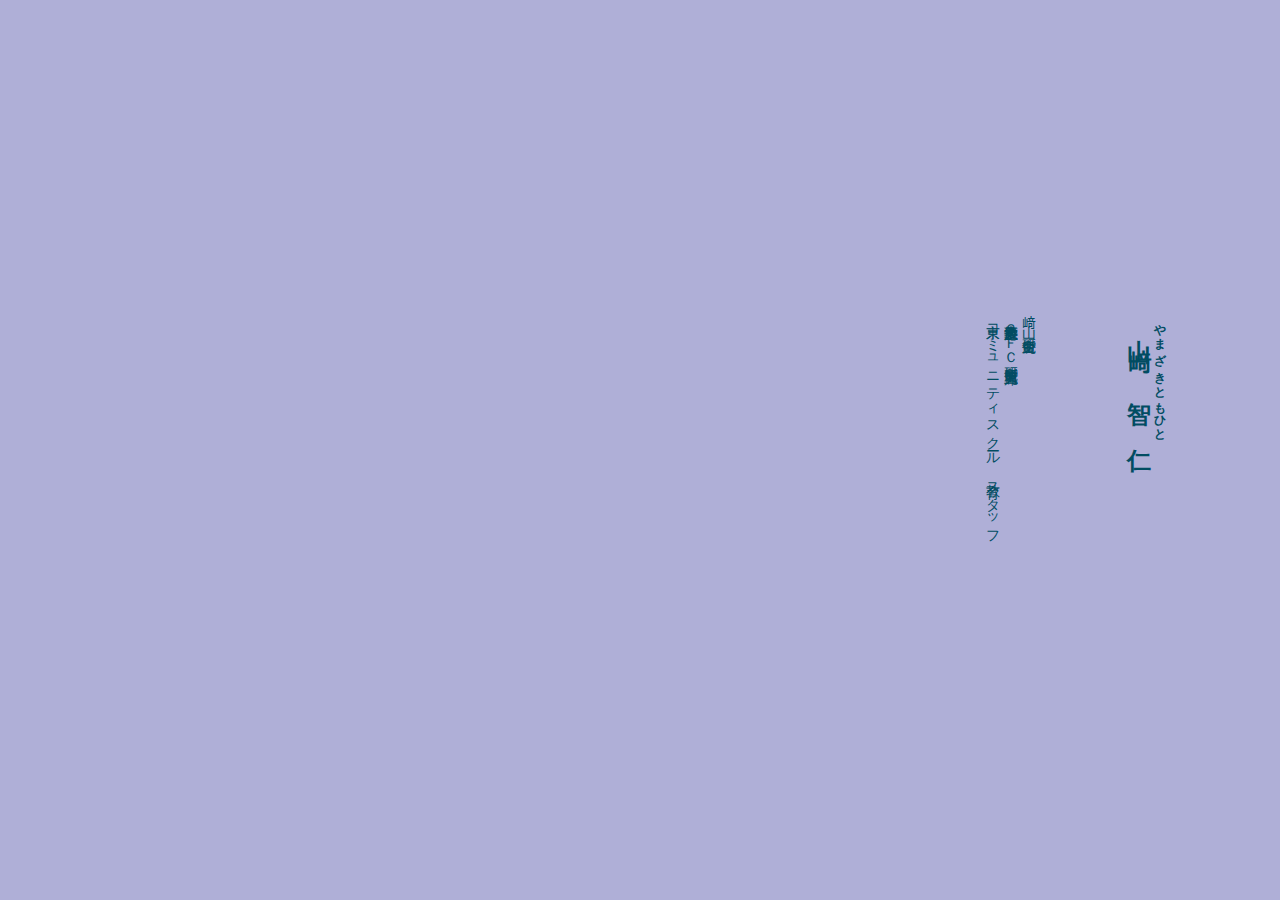
<file: index.html>
<!DOCTYPE html>
<html lang="ja">
<head>
  <meta charset="UTF-8">
  <title>Tomohito Yamazaki Website</title>
  <link rel="stylesheet" href="./css/main.css" media="screen">
  <link href="https://fonts.googleapis.com/css?family=Sawarabi+Mincho" rel="stylesheet">
</head>
  <body class="">
    <div class="geshi-about">
      <div class="ga-title text-top tate">
        <h2>
          <ruby>
            <rb>山</rb>
            <rt>やま</rt>
            <rb>﨑</rb>
            <rt>ざき<rt>
          </ruby> 
          <ruby>
            <rb>智</rb>
            <rt>とも</rt>
            <rb>仁</rb>
            <rt>ひと</rt>
          </ruby>
        </h2>
      </div>
      <div class="ga-desc text-top tate">
        <p class="p-m">
          山﨑企畫研究所<br>
          慶應義塾大学ＳＦＣ研究所 上席研究員<br>
          東京コミュニティスクール　教育スタッフ
        </p>
      </div>
    </div>
  </body>
</html>
</file>
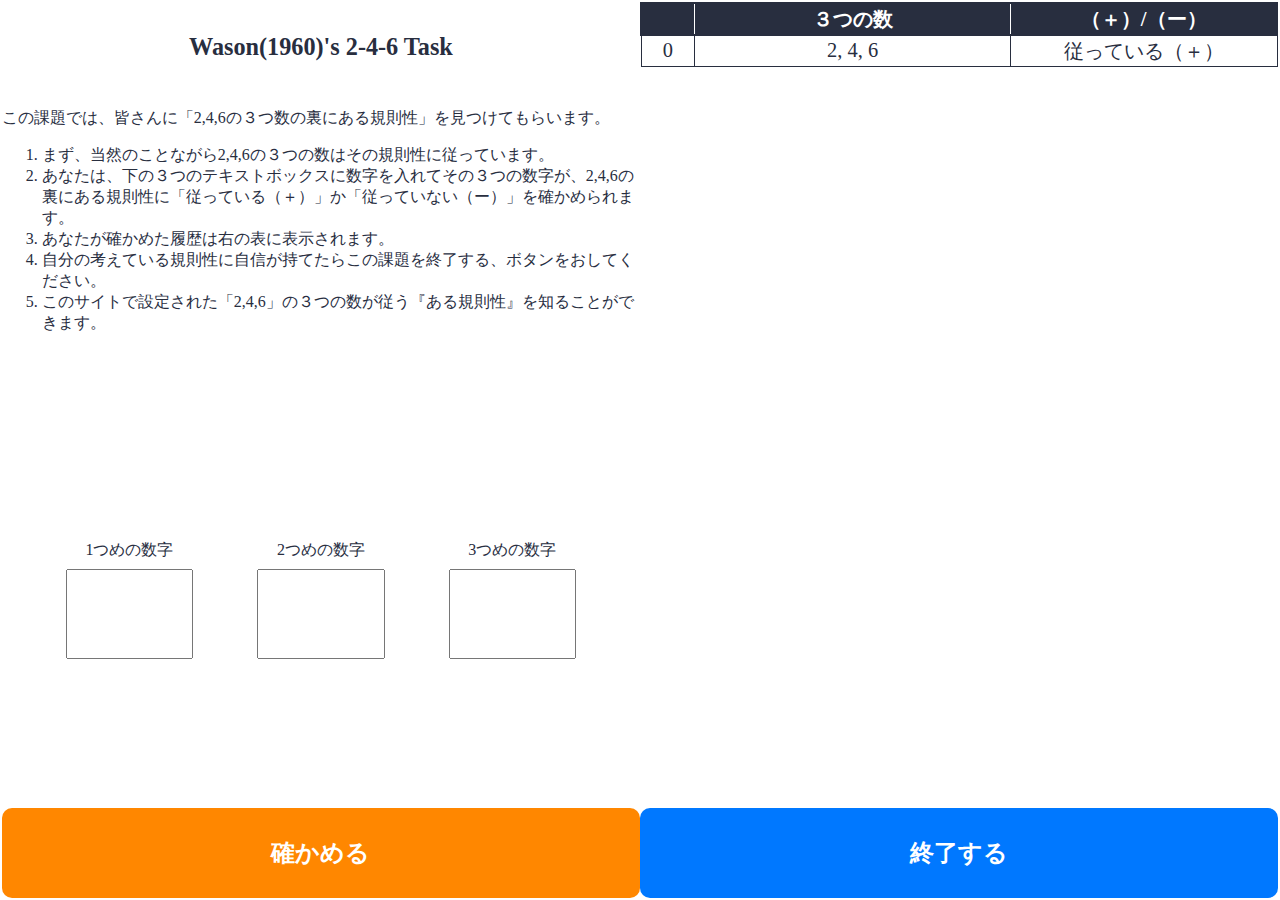
<file: wason246/index.html>
<!DOCTYPE html>
<html lang="en">
<head>
  <meta charset="UTF-8">
  <title>Wason's 2-4-6 Task</title>
  <link rel="stylesheet" href="./css/main.css" media="screen">
</head>
<body>
  <div class="main">
    <div class="title text-center">
      <h2>Wason(1960)'s 2-4-6 Task</h2>
    </div>
    <div class="setsumei-window">
      <p>この課題では、皆さんに「2,4,6の３つ数の裏にある規則性」を見つけてもらいます。</p>
      <ol>
        <li>まず、当然のことながら2,4,6の３つの数はその規則性に従っています。</li>
        <li>あなたは、下の３つのテキストボックスに数字を入れてその３つの数字が、2,4,6の裏にある規則性に「従っている（＋）」か「従っていない（ー）」を確かめられます。</li>
        <li>あなたが確かめた履歴は右の表に表示されます。</li>
        <li>自分の考えている規則性に自信が持てたらこの課題を終了する、ボタンをおしてください。</li>
        <li>このサイトで設定された「2,4,6」の３つの数が従う『ある規則性』を知ることができます。</li>
      </ol>
    </div>
    <div class="input-window">
      <p class="label-a input-label">1つめの数字</p>
      <p class="label-b input-label">2つめの数字</p>
      <p class="label-c input-label">3つめの数字</p>
      <input type="text" id="numberA" class="number-a input-text" size="4">
      <input type="text" id="numberB" class="number-b input-text" size="4">
      <input type="text" id="numberC" class="number-c input-text" size="4">
    </div>
    <div class="button-window">
      <a id="submitButton" class="btn btn-orange btn-box" href="javascript:void(0);">
        <h2>確かめる</h2>
      </a>
    </div>
    <div class="result-window">
      <table id="resultTable" class="table">
        <tr class="table-header">
          <th width="8%"></th>
          <th width="50%">３つの数</th>
          <th width="42%">（＋）/（ー）</th>
        </tr>
        <tr class="table-body">
          <td width="8%">0</td>
          <td width="50%">2, 4, 6</td>
          <td width="42%">従っている（＋）</td>
        </tr>
      </table>
    </div>
    <div class="end-window">
      <a id="endButton" class="btn btn-blue btn-box" href="">
        <h2>終了する</h2>
      </a>
    </div>
  </div>
  <script src="./js/app.js"></script>
</body>
</html>
</file>
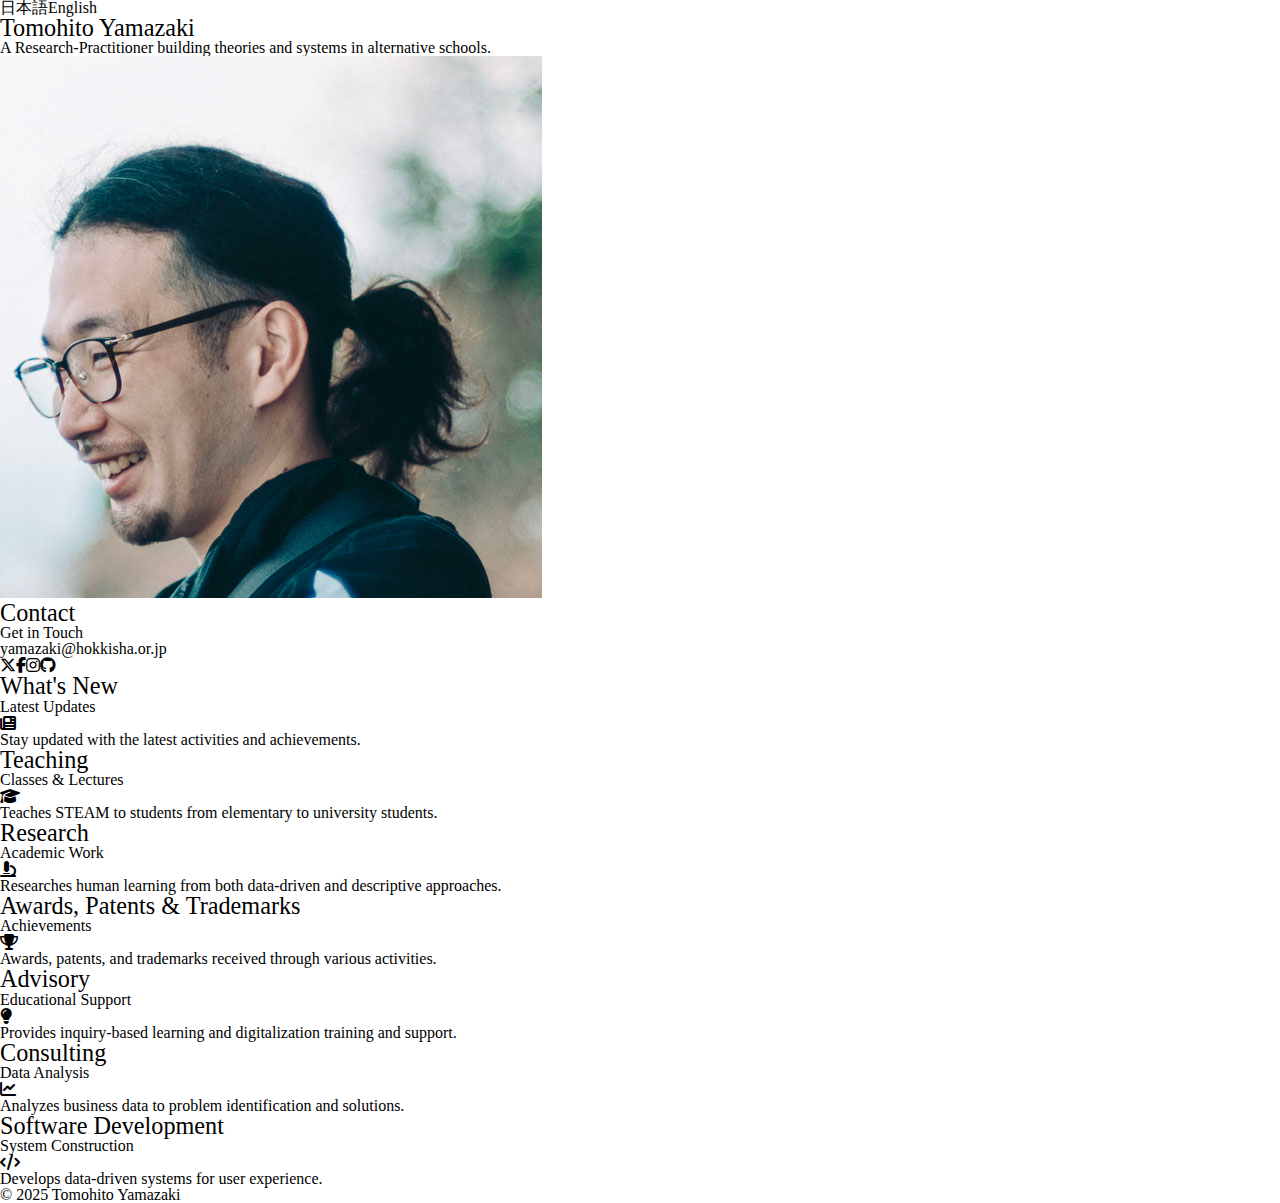
<file: index.en.html>
<!DOCTYPE html>
<html lang="en">
<head>
    <meta charset="UTF-8">
    <meta name="viewport" content="width=device-width, initial-scale=1.0">
    <meta name="description" content="Profile website featuring Tomohito Yamazaki's research and educational activities in inquiry-based learning, programming education, learning science, educational psychology and educational technology | Keio University">
    <meta name="keywords" content="Tomohito Yamazaki, 山﨑智仁, 山崎智仁, Keio University, inquiry-based learning, education, programming education, learning science, educational psychology, educational technology, Research-Practitioner">
    <title>Tomohito Yamazaki's Profile</title>
    
    <!-- Favicon -->
    <link rel="icon" href="favicon.ico">
    
    <!-- Canonical URL -->
    <link rel="canonical" href="https://tomohitoy.com/index.en.html">
    
    <!-- Language alternates -->
    <link rel="alternate" hreflang="en" href="https://tomohitoy.com/index.en.html">
    <link rel="alternate" hreflang="ja" href="https://tomohitoy.com/index.html">
    
    <!-- Open Graph / Facebook -->
    <meta property="og:type" content="website">
    <meta property="og:url" content="https://tomohitoy.com/index.en.html">
    <meta property="og:title" content="Tomohito Yamazaki | Inquiry-Based Learning, Programming Education, Learning Science, Educational Psychology and Educational Technology | Keio University">
    <meta property="og:description" content="Profile website featuring Tomohito Yamazaki's, research and educational activities in inquiry-based learning, programming education, cognitive science, and educational technology">
    <meta property="og:image" content="https://tomohitoy.com/img/profile.jpg">
    
    <!-- Twitter -->
    <meta property="twitter:card" content="summary_large_image">
    <meta property="twitter:url" content="https://tomohitoy.com/index.en.html">
    <meta property="twitter:title" content="Tomohito Yamazaki | Inquiry-Based Learning, Programming Education, Learning Science, Educational Psychology and Educational Technology | Keio University">
    <meta property="twitter:description" content="Profile website featuring Tomohito Yamazaki's, research and educational activities in inquiry-based learning, programming education, cognitive science, and educational technology">
    <meta property="twitter:image" content="https://tomohitoy.com/img/profile.jpg">
    
    <!-- Font Awesome for icons -->
    <link rel="stylesheet" href="https://cdnjs.cloudflare.com/ajax/libs/font-awesome/6.7.0/css/all.min.css">
    
    <!-- CSS Files -->
    <link rel="stylesheet" href="css/reset.css">
    <link rel="stylesheet" href="css/main.css">
    <link rel="stylesheet" href="css/modal.css">
    
    <!-- Structured Data - Person -->
    <script type="application/ld+json">
    {
      "@context": "https://schema.org",
      "@type": "Person",
      "name": "Tomohito Yamazaki",
      "alternateName": ["山﨑 智仁", "山崎 智仁"],
      "jobTitle": "Research-Practitioner",
      "affiliation": [
        {
          "@type": "Organization",
          "name": "Graduate School of Media and Governance, Keio University",
          "url": "https://www.sfc.keio.ac.jp/en/"
        },
        {
          "@type": "Organization",
          "name": "Hokkisha Inc.",
          "url": "https://hokkisha.or.jp/"
        }
      ],
      "url": "https://tomohitoy.com/index.en.html",
      "image": "https://tomohitoy.com/img/profile.jpg",
      "description": "A Research-Practitioner building theories and systems while teaching in alternative schools.",
      "knowsAbout": ["Educational Technology", "Cognitive Science", "Inquiry-Based Learning", "Programming Education", "Data Analysis"]
    }
    </script>
    
    <!-- Structured Data - Professional Service -->
    <script type="application/ld+json">
    {
      "@context": "https://schema.org",
      "@type": "ProfessionalService",
      "name": "Tomohito Yamazaki Consulting & Advisory",
      "description": "Advisory services for inquiry-based learning, PBL, and ICT implementation in educational settings; business data analysis consulting",
      "url": "https://tomohitoy.com/index.en.html",
      "serviceType": ["Educational Advisory", "Data Analysis Consulting", "System Development"],
      "provider": {
        "@type": "Person",
        "name": "Tomohito Yamazaki"
      }
    }
    </script>
</head>
<body class="en">
    <!-- Language Switcher -->
    <div class="language-switcher"></div>
    
    <div class="container">
        <!-- Bento Grid Layout -->
        <!-- Bento Grid Layout -->
        <div class="bento-grid">
            <!-- Profile Card -->
            <div class="card card-profile" data-card="profile">
                <div class="card-header">
                    <h2 class="card-title">Tomohito Yamazaki</h2>
                </div>
                <div class="card-body">
                    A Research-Practitioner building theories and systems while teaching in alternative schools.
                </div>
            </div>
            
            <!-- Profile Image Card -->
            <div class="card card-profile-image card-image" data-card="image">
                <img src="img/profile.jpg" alt="Tomohito Yamazaki - Research-Practitioner at Keio University, specialist in inquiry-based learning, programming education, and cognitive science">
            </div>
            
            <!-- Contact Card -->
            <div class="card card-contact" data-card="contact">
                <div class="card-header">
                    <h2 class="card-title">Contact</h2>
                    <div class="card-subtitle">Get in Touch</div>
                </div>
                <div class="card-body">
                    <!-- Content will be populated by JavaScript -->
                </div>
            </div>
            
            <!-- What's New Card (Academic) -->
            <div class="card academic-card activity-card card-whats-new" data-card="whatsNew">
                <div class="card-header">
                    <h2 class="card-title">What's New</h2>
                    <div class="card-subtitle">Latest Updates</div>
                </div>
                <div class="card-icon">
                    <i class="fas fa-newspaper"></i>
                </div>
                <div class="card-body">
                    Stay updated with the latest activities and achievements.
                </div>
            </div>
            
            <!-- Teaching Card (Academic) -->
            <div class="card academic-card activity-card card-teaching" data-card="teaching">
                <div class="card-header">
                    <h2 class="card-title">Teaching</h2>
                    <div class="card-subtitle">Classes & Lectures</div>
                </div>
                <div class="card-icon">
                    <i class="fas fa-graduation-cap"></i>
                </div>
                <div class="card-body">
                    Teaches STEAM to students from elementary to university students.
                </div>
            </div>
            
            <!-- Research Card (Academic) -->
            <div class="card academic-card activity-card card-research" data-card="research">
                <div class="card-header">
                    <h2 class="card-title">Research</h2>
                    <div class="card-subtitle">Academic Work</div>
                </div>
                <div class="card-icon">
                    <i class="fas fa-microscope"></i>
                </div>
                <div class="card-body">
                    Researches human learning from both data-driven and descriptive approaches.
                </div>
            </div>
            
            <!-- Awards & Patents Card (Academic) -->
            <div class="card academic-card activity-card card-awards" data-card="awards">
                <div class="card-header">
                    <h2 class="card-title">Awards, Patents & Trademarks</h2>
                    <div class="card-subtitle">Achievements</div>
                </div>
                <div class="card-icon">
                    <i class="fas fa-trophy"></i>
                </div>
                <div class="card-body">
                    Awards, patents, and trademarks received through various activities.
                </div>
            </div>
            
            <!-- Advisory Card (Professional) -->
            <div class="card professional-card activity-card card-advisory" data-card="advisory">
                <div class="card-header">
                    <h2 class="card-title">School Advisory</h2>
                    <div class="card-subtitle">Educational Support</div>
                </div>
                <div class="card-icon">
                    <i class="fas fa-lightbulb"></i>
                </div>
                <div class="card-body">
                    Provides inquiry-based learning and digitalization training and support.
                </div>
            </div>
            
            <!-- Consulting Card (Professional) -->
            <div class="card professional-card activity-card card-consulting" data-card="consulting">
                <div class="card-header">
                    <h2 class="card-title">Business Consulting</h2>
                    <div class="card-subtitle">Data Analysis</div>
                </div>
                <div class="card-icon">
                    <i class="fas fa-chart-line"></i>
                </div>
                <div class="card-body">
                    Analyzes business data to problem identification and solutions.
                </div>
            </div>
            
            <!-- Software Development Card (Professional) -->
            <div class="card professional-card activity-card card-software" data-card="software">
                <div class="card-header">
                    <h2 class="card-title">Software Development</h2>
                    <div class="card-subtitle">System Construction</div>
                </div>
                <div class="card-icon">
                    <i class="fas fa-code"></i>
                </div>
                <div class="card-body">
                    Develops data-driven systems for user experience.
                </div>
            </div>
            
            <!-- No placeholder card needed anymore as per user request -->
        </div>
    
    <!-- Footer -->
    <footer class="footer">
        © 2025 Tomohito Yamazaki
    </footer>
    
    <!-- JavaScript Files -->
    <script src="js/content.js"></script>
    <script src="js/modal.js"></script>
    <script src="js/main.js"></script>
</body>
</html>
</file>
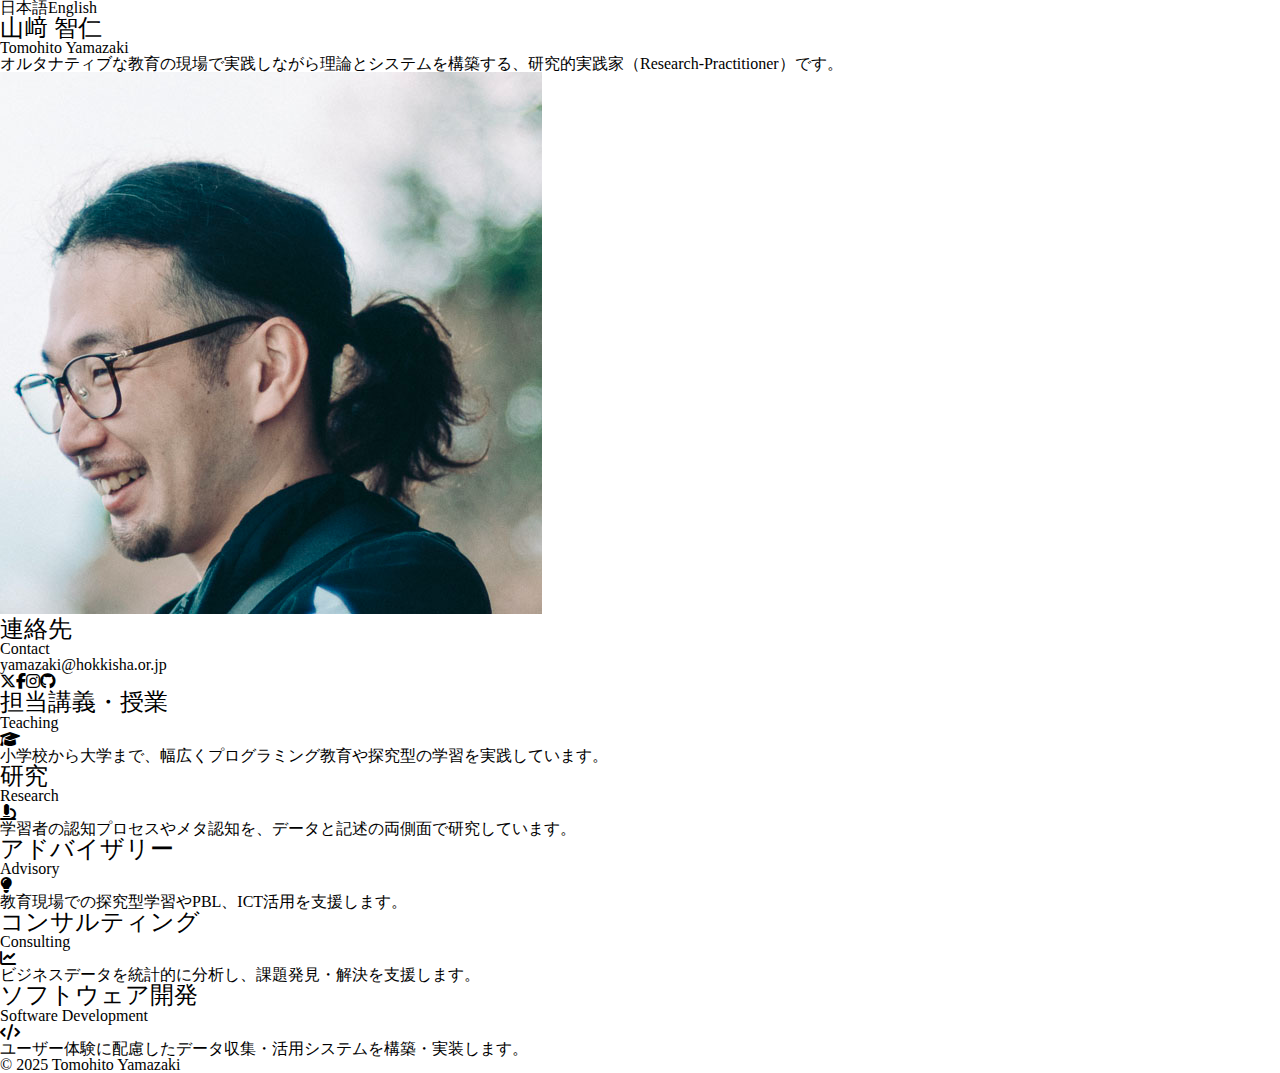
<file: index.ja.html>
<!DOCTYPE html>
<html lang="ja">
<head>
    <meta charset="UTF-8">
    <meta name="viewport" content="width=device-width, initial-scale=1.0">
    <meta name="description" content="山﨑 智仁のプロフィール、活動内容、連絡先をまとめたポートフォリオサイト">
    <title>山﨑 智仁のポートフォリオ</title>
    
    <!-- Favicon will be added later -->
    <!-- <link rel="icon" href="favicon.ico"> -->
    
    <!-- Font Awesome for icons -->
    <link rel="stylesheet" href="https://cdnjs.cloudflare.com/ajax/libs/font-awesome/6.4.0/css/all.min.css">
    
    <!-- CSS Files -->
    <link rel="stylesheet" href="css/reset.css">
    <link rel="stylesheet" href="css/main.css">
    <link rel="stylesheet" href="css/modal.css">
</head>
<body class="ja">
    <!-- Language Switcher -->
    <div class="language-switcher"></div>
    
    <div class="container">
        <!-- Bento Grid Layout -->
        <!-- Bento Grid Layout -->
        <div class="bento-grid">
            <!-- Profile Card -->
            <div class="card card-profile" data-card="profile">
                <div class="card-header">
                    <h2 class="card-title">山﨑 智仁 （やまざき ともひと）</h2>
                </div>
                <div class="card-body">
                    オルタナティブな教育の現場で実践しながら理論とシステムを構築する、研究的実践家（Research-Practitioner）です。
                </div>
            </div>
            
            <!-- Profile Image Card -->
            <div class="card card-profile-image card-image" data-card="image">
                <img src="img/profile.jpg" alt="山﨑 智仁">
            </div>
            
            <!-- Contact Card -->
            <div class="card card-contact" data-card="contact">
                <div class="card-header">
                    <h2 class="card-title">連絡先</h2>
                    <div class="card-subtitle">Contact</div>
                </div>
                <div class="card-body">
                    <!-- Content will be populated by JavaScript -->
                </div>
            </div>
            
            <!-- Teaching Card (Academic) -->
            <div class="card academic-card activity-card card-teaching" data-card="teaching">
                <div class="card-header">
                    <h2 class="card-title">担当講義・授業</h2>
                    <div class="card-subtitle">Teaching</div>
                </div>
                <div class="card-icon">
                    <i class="fas fa-graduation-cap"></i>
                </div>
                <div class="card-body">
                    小学校から大学まで、幅広くプログラミング教育や探究型の学習を実践しています。
                </div>
            </div>
            
            <!-- Research Card (Academic) -->
            <div class="card academic-card activity-card card-research" data-card="research">
                <div class="card-header">
                    <h2 class="card-title">研究</h2>
                    <div class="card-subtitle">Research</div>
                </div>
                <div class="card-icon">
                    <i class="fas fa-microscope"></i>
                </div>
                <div class="card-body">
                    学習者の認知プロセスやメタ認知を、データと記述の両側面で研究しています。
                </div>
            </div>
            
            <!-- Advisory Card (Professional) -->
            <div class="card professional-card activity-card card-advisory" data-card="advisory">
                <div class="card-header">
                    <h2 class="card-title">アドバイザリー</h2>
                    <div class="card-subtitle">Advisory</div>
                </div>
                <div class="card-icon">
                    <i class="fas fa-lightbulb"></i>
                </div>
                <div class="card-body">
                    教育現場での探究型学習やPBL、ICT活用を支援します。
                </div>
            </div>
            
            <!-- Consulting Card (Professional) -->
            <div class="card professional-card activity-card card-consulting" data-card="consulting">
                <div class="card-header">
                    <h2 class="card-title">コンサルティング</h2>
                    <div class="card-subtitle">Consulting</div>
                </div>
                <div class="card-icon">
                    <i class="fas fa-chart-line"></i>
                </div>
                <div class="card-body">
                    ビジネスデータを統計的に分析し、課題発見・解決を支援します。
                </div>
            </div>
            
            <!-- Software Development Card (Professional) -->
            <div class="card professional-card activity-card card-software" data-card="software">
                <div class="card-header">
                    <h2 class="card-title">ソフトウェア開発</h2>
                    <div class="card-subtitle">Software Development</div>
                </div>
                <div class="card-icon">
                    <i class="fas fa-code"></i>
                </div>
                <div class="card-body">
                    ユーザー体験に配慮したデータ収集・活用システムを構築・実装します。
                </div>
            </div>
            
            <!-- No placeholder card needed anymore as per user request -->
        </div>
    
    <!-- Footer -->
    <footer class="footer">
        © 2025 Tomohito Yamazaki
    </footer>
    
    <!-- JavaScript Files -->
    <script src="js/content.js"></script>
    <script src="js/modal.js"></script>
    <script src="js/main.js"></script>
</body>
</html>
</file>
<file: css/main.css>
/* VARIABLES */
:root {
  /* JAPANESE COLORS */
  --geshi-10-base: #AFAFD7;
  --geshi-10-accent: #DBC3DE;
  --geshi-10-main: #014C62;
  --risshu-13-base: #FFF471;
  --risshu-13-accent: #DFF1F4;
  --risshu-13-main: #8FBCD6;
  --shubun-16-base: #D34358;
  --shubun-16-accent: #F08F68;
  --shubun-16-main: #D7D56F;
  --rittou-19-base: #F6EEF2;
  --rittou-19-accent: #D02F47;
  --rittou-19-main: #D71070;
  --touji-22-base: #696C74;
  --touji-22-accent: #E7E4CC;
  --touji-22-main: #E7D557;
  --risshun-1-base: #FADBD9;
  --risshun-1-accent: #C3BE64;
  --risshun-1-main: #B67D86;
  --shumbun-4-base: #64585C;
  --shumbun-4-accent: #98596E;
  --shumbun-4-main: #F3AA96;
  --rikka-7-base: #00AC7A;
  --rikka-7-accent: #95CFB6;
  --rikka-7-main: #F6F4D7;
  /* FONT SIZE*/
  --ty-p-s-size: calc(0.1cm + (0.4vmax - 0.4vmin)*4);
  --ty-p-m-size: calc(0.2cm + (0.4vmax - 0.4vmin)*4);
  --ty-h3-size: calc(0.3cm + (0.6vmax - 0.6vmin)*4);
  --ty-h2-size: calc(0.4cm + (0.6vmax - 0.6vmin)*4);
  --ty-h1-size: calc(0.5cm + (0.6vmax - 0.6vmin)*4);
}

/* BODY LAYOUT */
body {
  width: 100vw;
  height: 100vh;
  margin: 0;
}

.p-m {
  font-size: var(--ty-p-m-size);
  margin: 0;
  padding: 0;
}

.p-s {
  font-size: var(--ty-p-s-size);
  margin: 0;
  padding: 0;
}

h3 {
  font-size: var(--ty-h3-size);
  margin: 0;
  padding: 0;
}

h2 {
  font-size: var(--ty-h2-size);
  margin: 0;
  padding: 0;
}

h1 {
  font-size: var(--ty-h1-size);
  margin: 0;
  padding: 0;
}

.wf-sm{
  font-family: "Sawarabi Mincho";
}

.tate {
  -webkit-writing-mode: vertical-rl;
  -ms-writing-mode: tb-rl;
  writing-mode: vertical-rl;
}

.p-m-body {
  text-indent: var(--ty-p-m-size);
}

.p-s-body {
  text-indent: var(--ty-p-s-size);

}

/* GESHI-ABOUT LAYOUT */
.geshi-about{
  display: grid;
  width: 100vw;
  height: 100vh;
  background-color: var(--geshi-10-base);
  color: var(--geshi-10-main);
  grid-template-rows: 5vh 30vh 1fr 5vh;
  grid-template-columns: 5vh 1fr 10vh 20vh 5vh;
}

.ga-title {
  vertical-align: center;
  grid-row: 3 / 4;
  grid-column: 4 / 5;
}

.ga-desc{
  vertical-align: top;
  grid-row: 3 / 4;
  grid-column: 3 / 4;
}

/* TEXT CENTERIZE */
.text-center {
  display: flex;
  text-align: center;
  align-items: center;
}

.text-center>h1 {
  flex: 0 1 100%;
}

.text-center>h2 {
  flex: 0 1 100%;
}

.text-center>h3 {
  flex: 0 1 100%;
}

.text-center>.p-m {
  flex: 0 1 100%;
}

.text-center>.p-s {
  flex: 0 1 100%;
}


/* TEXT LEFTIZE */

.text-top {
  display: flex;
  text-align: left;
  align-items: center;
}

.text-top>h1 {
  flex: 0 1 100%;
}

.text-top>h2 {
  flex: 0 1 100%;
}

.text-top>h3 {
  flex: 0 1 100%;
}

.text-top>.p-m {
  flex: 0 1 100%;
}

.text-top>.p-s {
  flex: 0 1 100%;
}

.content-center {
  display: flex;
  text-align: center;
  align-items: center;
}

.content-center>div{
  flex: 0 1 100%;
}

.content-center>a{
  flex: 0 1 100%;
}

.content-center>img{
  flex: 0 1 100%;
}
</file>
<file: wason246/css/main.css>
/* VARIABLES */
:root {
  /* JAPANESE COLORS */
  --ty-orange: #FF8700;
  --ty-orange-active: #FFA239;
  --ty-blue: #0078FF;
  --ty-blue-active: #1181FF;
  --ty-purple: #8700FF;
  --ty-purple-active: #8C0FFF;
  --ty-green: #004D40;
  --ty-green-active: #00695C;
  --ty-white: #FFFFFF;
  --ty-white-active: #E5E5E5;
  --ty-gray: #9B9B9B;
  --ty-gray-active: #C6C6C6;
  --ty-red: #FF0800;
  --ty-red-active: #FF3E39;
  --ty-yellow: #CCCC33;
  --ty-yellow-active: #CCCC66;
  --ty-black: #282E3F;
  --ty-black-active: #1A2239;
  --ty-gold: #ffd700;
  /* FONT SIZE*/
  --ty-p-s-size: calc(0.1cm + (0.4vmax - 0.4vmin)*4);
  --ty-p-m-size: calc(0.2cm + (0.4vmax - 0.4vmin)*4);
  --ty-h3-size: calc(0.3cm + (0.6vmax - 0.6vmin)*4);
  --ty-h2-size: calc(0.4cm + (0.6vmax - 0.6vmin)*4);
  --ty-h1-size: calc(0.5cm + (0.6vmax - 0.6vmin)*4);
}

/* BODY LAYOUT */
body {
  width: 100vw;
  height: 100vh;
  margin: 0;
}

.p-m {
  font-size: var(--ty-p-m-size);
  margin: 0;
  padding: 0;
}

.p-s {
  font-size: var(--ty-p-s-size);
  margin: 0;
  padding: 0;
}

h3 {
  font-size: var(--ty-h3-size);
  margin: 0;
  padding: 0;
}

h2 {
  font-size: var(--ty-h2-size);
  margin: 0;
  padding: 0;
}

h1 {
  font-size: var(--ty-h1-size);
  margin: 0;
  padding: 0;
}

.p-m-body {
  text-indent: var(--ty-p-m-size);
}

.p-s-body {
  text-indent: var(--ty-p-s-size);

}

/* GESHI-ABOUT LAYOUT */
.main{
  display: grid;
  width: 100vw;
  height: 100vh;
  background-color: var(--ty-white);
  color: var(--ty-black);
  grid-template-rows: 0.2vh 10vh 1fr 1fr 10vh 0.2vh;
  grid-template-columns: 0.2vh 1fr 1fr 0.2vh;
}

.title {
  grid-row: 2 / 3;
  grid-column: 2 / 3;
}

.setsumei-window {
  grid-row: 3 / 4;
  grid-column: 2 / 3;
}

.input-window {
  grid-row: 4 / 5;
  grid-column: 2 / 3;
  display: grid;
  grid-template-columns: 1fr 2fr 1fr 2fr 1fr 2fr 1fr;
  grid-template-rows: 1fr 5vh 10vh 2fr;
}

.input-label {
  grid-row: 2 / 3;
  text-align: center;
}

.label-a {
  grid-column: 2 / 3;
}

.label-b {
  grid-column: 4 / 5;
}

.label-c {
  grid-column: 6 / 7;
}


.input-text {
  grid-row: 3 / 4;
  font-size: var(--ty-h2-size);
  text-align: center;
}

.number-a {
  grid-column: 2 / 3;
}

.number-b {
  grid-column: 4 / 5;
}

.number-c {
  grid-column: 6 / 7;
}

.button-window {
  grid-row: 5 / 6;
  grid-column: 2 / 3;
}

.result-window {
  grid-row: 2 / 5;
  grid-column: 3 / 4;
}

.end-window {
  grid-row: 5 / 6;
  grid-column: 3 / 4;
}


/* TEXT CENTERIZE */
.text-center {
  display: flex;
  text-align: center;
  align-items: center;
}

.text-center>h1 {
  flex: 0 1 100%;
}

.text-center>h2 {
  flex: 0 1 100%;
}

.text-center>h3 {
  flex: 0 1 100%;
}

.text-center>.p-m {
  flex: 0 1 100%;
}

.text-center>.p-s {
  flex: 0 1 100%;
}


/* TEXT LEFTIZE */

.text-top {
  display: flex;
  text-align: left;
  align-items: center;
}

.text-top>h1 {
  flex: 0 1 100%;
}

.text-top>h2 {
  flex: 0 1 100%;
}

.text-top>h3 {
  flex: 0 1 100%;
}

.text-top>.p-m {
  flex: 0 1 100%;
}

.text-top>.p-s {
  flex: 0 1 100%;
}

.content-center {
  display: flex;
  text-align: center;
  align-items: center;
}

.content-center>div{
  flex: 0 1 100%;
}

.content-center>a{
  flex: 0 1 100%;
}

.content-center>img{
  flex: 0 1 100%;
}

/* REUSE CREATOR'S STYLE */

/* BUTTON */
.btn {
  text-decoration: none;
  display: flex;
  text-align: center;
  align-items: center;
  border-radius: 10px;
}

.btn>h2 {
  flex: 0 1 100%;
  padding: 0px;
  margin: 0px;
}

.btn>h3 {
  flex: 0 1 100%;
  padding: 0px;
  margin: 0px;
}

.btn>p {
  flex: 0 1 100%;
  padding: 0px;
  margin: 0px;
}

.btn-orange {
  background-color:var(--ty-orange);
  color:var(--ty-white);
}

.btn-orange:hover {
  background-color:var(--ty-orange-active);
  color: var(--ty-white-active);
}

.btn-blue {
  background-color:var(--ty-blue);
  color:var(--ty-white);
}

.btn-blue:hover {
  background-color:var(--ty-blue-active);
  color: var(--ty-white-active);
}

.btn-box {
  height: 100%;
}

.table {
  table-layout: fixed;
  width: 100%;
  border-collapse: collapse;
  font-size: var(--ty-h3-size);
}

.table-header {
  border: solid 2px var(--ty-black);
}

.table-header>th {
  background-color: var(--ty-black);
  color: var(--ty-white);
  border: solid 1px var(--ty-white);
  font-size: var(--ty-th-size);
}

.table-body td {
  border: solid 1px var(--ty-black);
  text-align: center;
  overflow: scroll;
}

.table-body tr:nth-child(even) {
  background: var(--ty-gray-active);
}
</file>
<file: css/modal.css>
/* Modal Dialog Styles */

.modal-overlay {
    position: fixed;
    top: 0;
    left: 0;
    right: 0;
    bottom: 0;
    background-color: rgba(0, 0, 0, 0.75);
    display: flex;
    justify-content: center;
    align-items: center;
    z-index: 1000;
    opacity: 0;
    visibility: hidden;
    transition: opacity 0.3s ease, visibility 0.3s ease;
}

.modal-overlay.active {
    opacity: 1;
    visibility: visible;
}

.modal-container {
    background-color: #fff;
    border-radius: 8px;
    box-shadow: 0 5px 15px rgba(0, 0, 0, 0.3);
    width: 90%;
    max-width: 800px;
    max-height: 90vh;
    overflow-y: auto;
    position: relative;
    padding: 2rem;
    transform: scale(0.9);
    transition: transform 0.3s ease;
}

.modal-overlay.active .modal-container {
    transform: scale(1);
}

.modal-close {
    position: absolute;
    top: 15px;
    right: 15px;
    font-size: 1.5rem;
    width: 30px;
    height: 30px;
    border-radius: 50%;
    background-color: rgba(0, 0, 0, 0.1);
    display: flex;
    justify-content: center;
    align-items: center;
    cursor: pointer;
    transition: background-color 0.2s ease;
}

.modal-close:hover {
    background-color: rgba(0, 0, 0, 0.2);
}

.modal-header {
    margin-bottom: 1.5rem;
    padding-bottom: 1rem;
    border-bottom: 1px solid #e0e0e0;
}

.modal-header h2 {
    font-size: 1.8rem;
    color: #4CAF50;
    font-weight: 700;
    line-height: 1.2;
}

.modal-content {
    margin-bottom: 1.5rem;
}

.modal-content h3 {
    font-size: 1.3rem;
    color: #333;
    margin-bottom: 0.8rem;
    margin-top: 1.5rem;
    font-weight: 600;
}

.modal-content p {
    margin-bottom: 1rem;
    line-height: 1.6;
}

.modal-content ul, 
.modal-content ol {
    margin-left: 1.5rem;
    margin-bottom: 1rem;
}

.modal-content ul li {
    list-style-type: disc;
    margin-bottom: 0.5rem;
    line-height: 1.6;
}

.modal-content ol li {
    list-style-type: decimal;
    margin-bottom: 0.5rem;
    line-height: 1.6;
}

/* Language-specific adjustments */
.ja .modal-header h2 {
    font-family: 'Noto Sans JP', sans-serif;
}

.ja .modal-content {
    font-family: 'Noto Sans JP', sans-serif;
}

/* Responsive adjustments */
@media (max-width: 768px) {
    .modal-container {
        padding: 1.5rem;
        width: 95%;
    }
    
    .modal-header h2 {
        font-size: 1.5rem;
    }
    
    .modal-content h3 {
        font-size: 1.1rem;
    }
}
</file>
